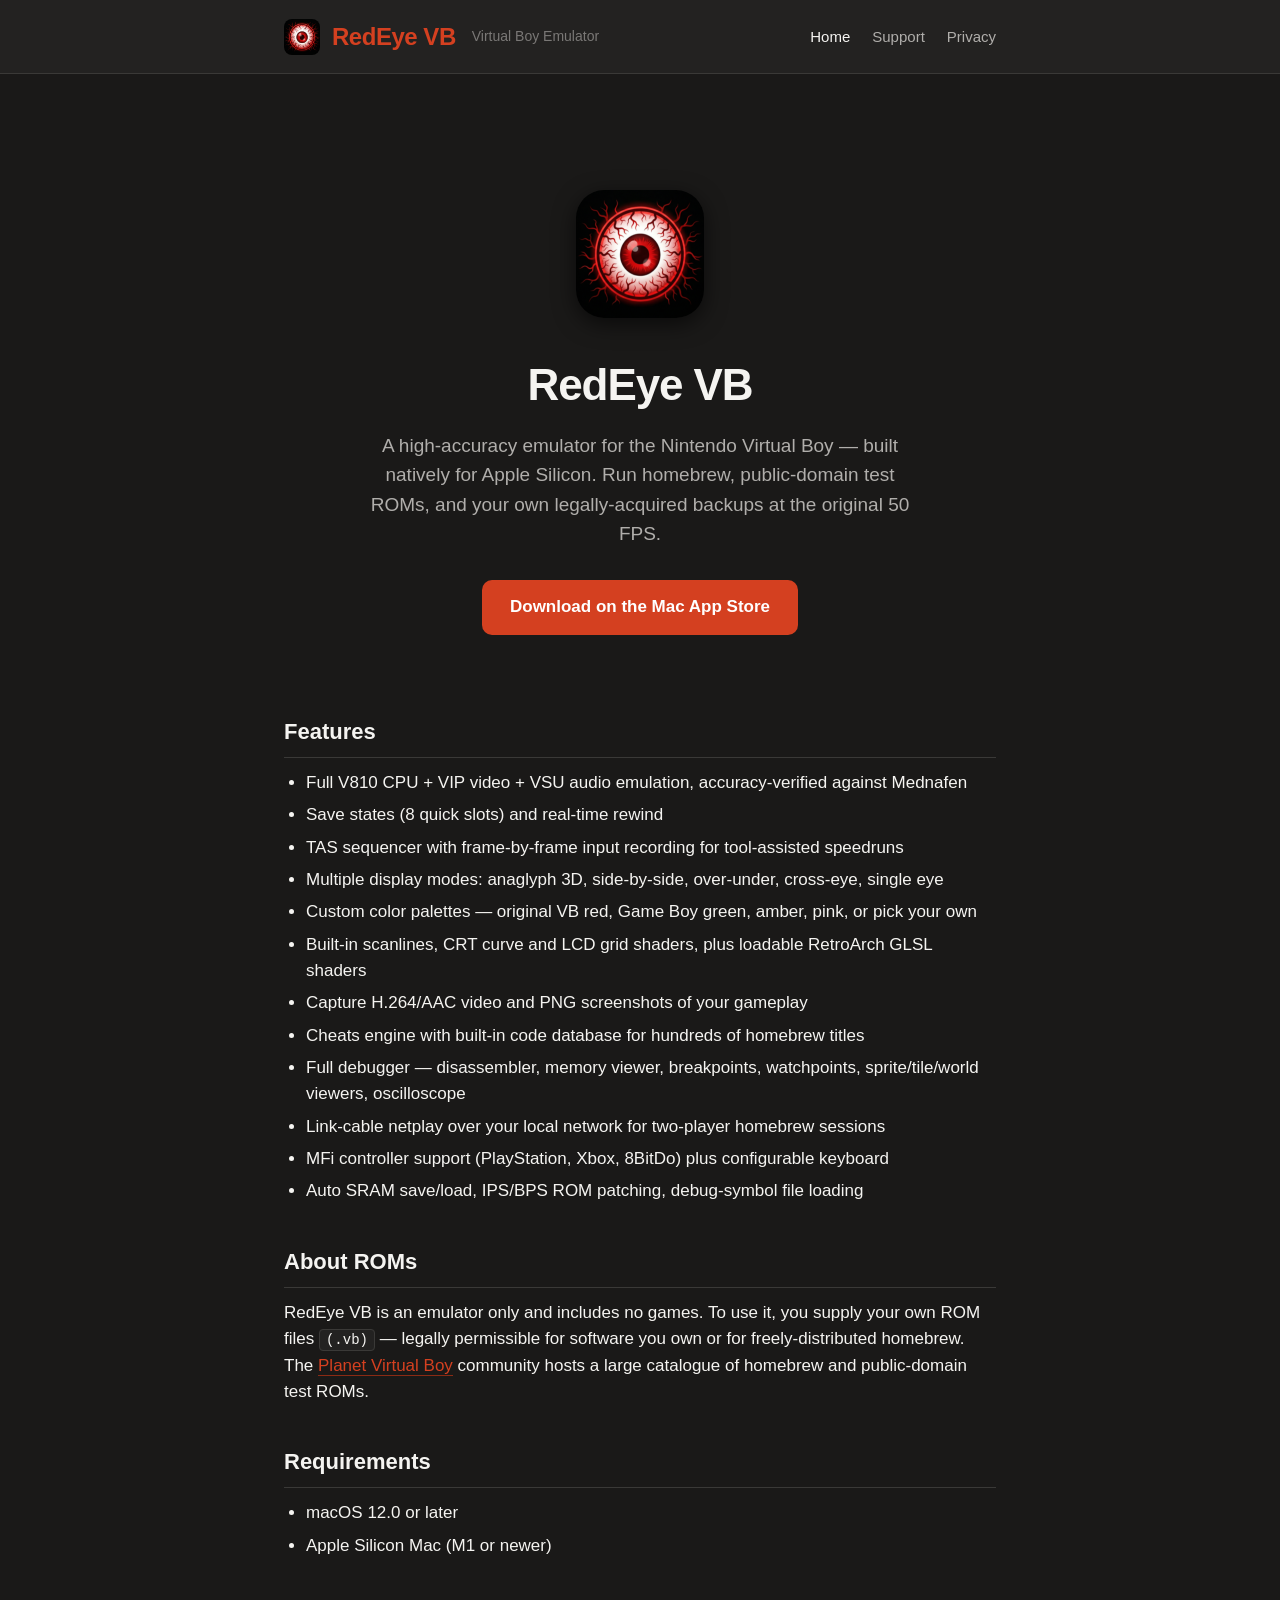
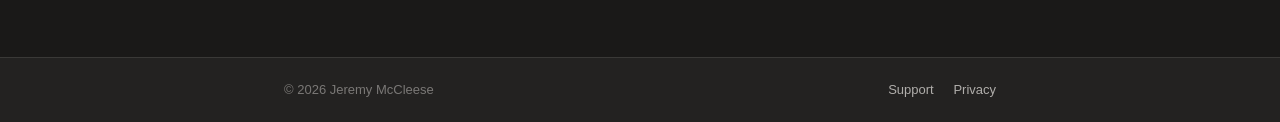
<file: index.html>
<!DOCTYPE html>
<html lang="en">
<head>
<meta charset="UTF-8">
<meta name="viewport" content="width=device-width, initial-scale=1">
<title>RedEye VB — Virtual Boy Emulator for Mac</title>
<meta name="description" content="High-accuracy Virtual Boy emulator for Apple Silicon Macs. Native 50 FPS playback, save states, rewind, video recording, link-cable netplay, and a full debugger for homebrew authors.">
<link rel="icon" type="image/png" href="icon-128.png">
<link rel="stylesheet" href="style.css">
</head>
<body>

<header>
    <div class="wrap">
        <a class="logo" href="./"><img src="icon-128.png" alt="">RedEye VB</a>
        <span class="tag">Virtual Boy Emulator</span>
        <nav>
            <a href="./" class="active">Home</a>
            <a href="support.html">Support</a>
            <a href="privacy-policy.html">Privacy</a>
        </nav>
    </div>
</header>

<main>
    <div class="wrap">
        <div class="hero">
            <img class="icon" src="icon-1024.png" alt="RedEye VB">
            <h1>RedEye VB</h1>
            <p>A high-accuracy emulator for the Nintendo Virtual Boy &mdash; built natively for Apple Silicon. Run homebrew, public-domain test ROMs, and your own legally-acquired backups at the original 50 FPS.</p>
            <a class="cta" href="https://apps.apple.com/app/id6762365133">Download on the Mac App Store</a>
        </div>

        <h2>Features</h2>
        <ul>
            <li>Full V810 CPU + VIP video + VSU audio emulation, accuracy-verified against Mednafen</li>
            <li>Save states (8 quick slots) and real-time rewind</li>
            <li>TAS sequencer with frame-by-frame input recording for tool-assisted speedruns</li>
            <li>Multiple display modes: anaglyph 3D, side-by-side, over-under, cross-eye, single eye</li>
            <li>Custom color palettes &mdash; original VB red, Game Boy green, amber, pink, or pick your own</li>
            <li>Built-in scanlines, CRT curve and LCD grid shaders, plus loadable RetroArch GLSL shaders</li>
            <li>Capture H.264/AAC video and PNG screenshots of your gameplay</li>
            <li>Cheats engine with built-in code database for hundreds of homebrew titles</li>
            <li>Full debugger &mdash; disassembler, memory viewer, breakpoints, watchpoints, sprite/tile/world viewers, oscilloscope</li>
            <li>Link-cable netplay over your local network for two-player homebrew sessions</li>
            <li>MFi controller support (PlayStation, Xbox, 8BitDo) plus configurable keyboard</li>
            <li>Auto SRAM save/load, IPS/BPS ROM patching, debug-symbol file loading</li>
        </ul>

        <h2>About ROMs</h2>
        <p>RedEye VB is an emulator only and includes no games. To use it, you supply your own ROM files <code>(.vb)</code> &mdash; legally permissible for software you own or for freely-distributed homebrew. The <a href="https://www.virtual-boy.com/homebrew/">Planet Virtual Boy</a> community hosts a large catalogue of homebrew and public-domain test ROMs.</p>

        <h2>Requirements</h2>
        <ul>
            <li>macOS 12.0 or later</li>
            <li>Apple Silicon Mac (M1 or newer)</li>
        </ul>
    </div>
</main>

<footer>
    <div class="wrap">
        <span>&copy; 2026 Jeremy McCleese</span>
        <span>
            <a href="support.html">Support</a>
            <a href="privacy-policy.html">Privacy</a>
        </span>
    </div>
</footer>

</body>
</html>
</file>
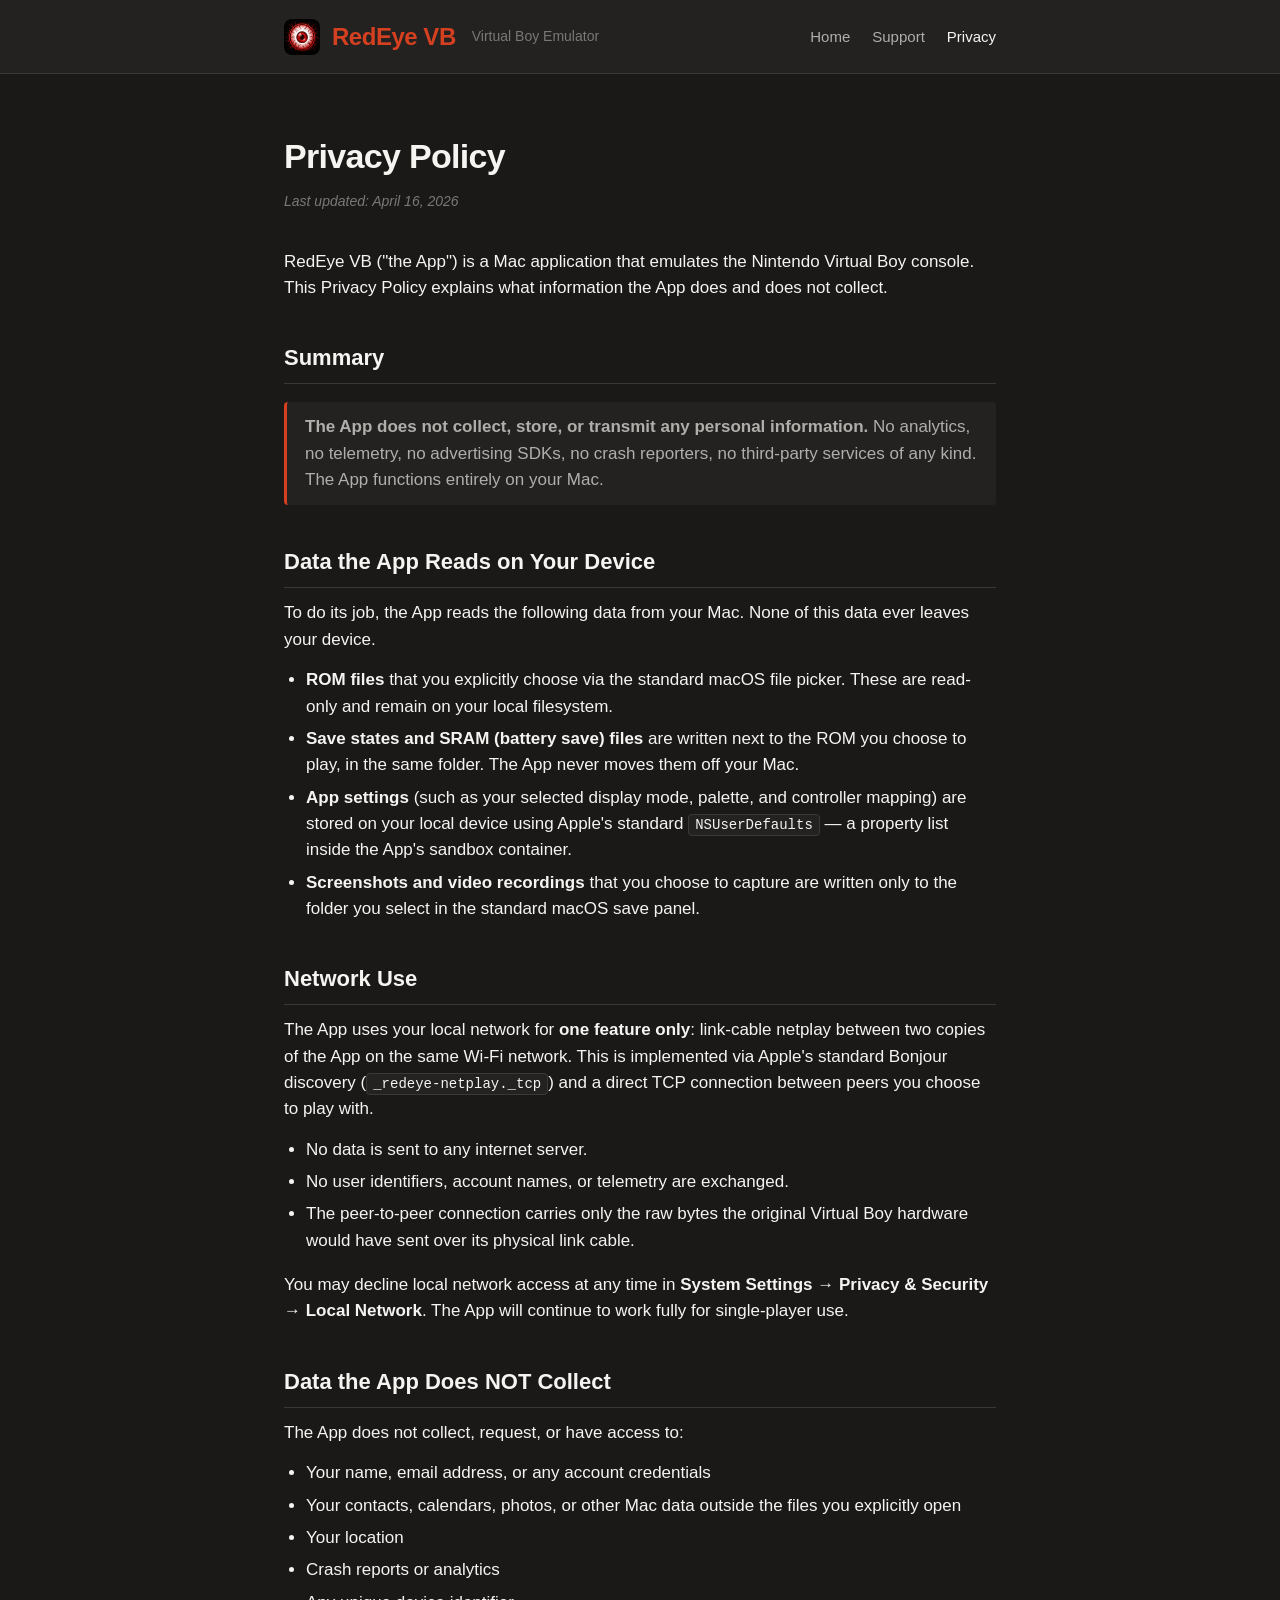
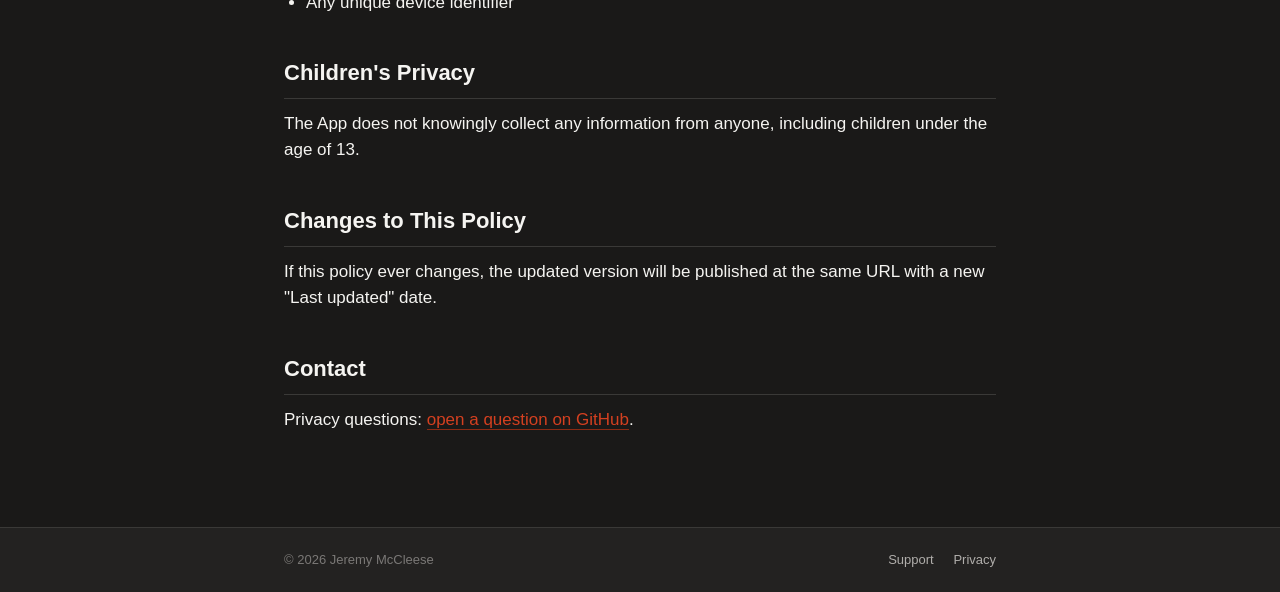
<file: privacy-policy.html>
<!DOCTYPE html>
<html lang="en">
<head>
<meta charset="UTF-8">
<meta name="viewport" content="width=device-width, initial-scale=1">
<title>Privacy Policy &mdash; RedEye VB</title>
<meta name="description" content="RedEye VB collects nothing. This page explains exactly what data the app does and does not access.">
<link rel="icon" type="image/png" href="icon-128.png">
<link rel="stylesheet" href="style.css">
</head>
<body>

<header>
    <div class="wrap">
        <a class="logo" href="./"><img src="icon-128.png" alt="">RedEye VB</a>
        <span class="tag">Virtual Boy Emulator</span>
        <nav>
            <a href="./">Home</a>
            <a href="support.html">Support</a>
            <a href="privacy-policy.html" class="active">Privacy</a>
        </nav>
    </div>
</header>

<main>
    <div class="wrap">
        <h1>Privacy Policy</h1>
        <p class="meta">Last updated: April 16, 2026</p>

        <p>RedEye VB ("the App") is a Mac application that emulates the Nintendo Virtual Boy console. This Privacy Policy explains what information the App does and does not collect.</p>

        <h2>Summary</h2>
        <blockquote><strong>The App does not collect, store, or transmit any personal information.</strong> No analytics, no telemetry, no advertising SDKs, no crash reporters, no third-party services of any kind. The App functions entirely on your Mac.</blockquote>

        <h2>Data the App Reads on Your Device</h2>
        <p>To do its job, the App reads the following data from your Mac. None of this data ever leaves your device.</p>
        <ul>
            <li><strong>ROM files</strong> that you explicitly choose via the standard macOS file picker. These are read-only and remain on your local filesystem.</li>
            <li><strong>Save states and SRAM (battery save) files</strong> are written next to the ROM you choose to play, in the same folder. The App never moves them off your Mac.</li>
            <li><strong>App settings</strong> (such as your selected display mode, palette, and controller mapping) are stored on your local device using Apple's standard <code>NSUserDefaults</code> &mdash; a property list inside the App's sandbox container.</li>
            <li><strong>Screenshots and video recordings</strong> that you choose to capture are written only to the folder you select in the standard macOS save panel.</li>
        </ul>

        <h2>Network Use</h2>
        <p>The App uses your local network for <strong>one feature only</strong>: link-cable netplay between two copies of the App on the same Wi-Fi network. This is implemented via Apple's standard Bonjour discovery (<code>_redeye-netplay._tcp</code>) and a direct TCP connection between peers you choose to play with.</p>
        <ul>
            <li>No data is sent to any internet server.</li>
            <li>No user identifiers, account names, or telemetry are exchanged.</li>
            <li>The peer-to-peer connection carries only the raw bytes the original Virtual Boy hardware would have sent over its physical link cable.</li>
        </ul>
        <p>You may decline local network access at any time in <strong>System Settings &rarr; Privacy &amp; Security &rarr; Local Network</strong>. The App will continue to work fully for single-player use.</p>

        <h2>Data the App Does NOT Collect</h2>
        <p>The App does not collect, request, or have access to:</p>
        <ul>
            <li>Your name, email address, or any account credentials</li>
            <li>Your contacts, calendars, photos, or other Mac data outside the files you explicitly open</li>
            <li>Your location</li>
            <li>Crash reports or analytics</li>
            <li>Any unique device identifier</li>
        </ul>

        <h2>Children's Privacy</h2>
        <p>The App does not knowingly collect any information from anyone, including children under the age of 13.</p>

        <h2>Changes to This Policy</h2>
        <p>If this policy ever changes, the updated version will be published at the same URL with a new "Last updated" date.</p>

        <h2>Contact</h2>
        <p>Privacy questions: <a href="https://github.com/RemmyLee/redeye-vb-support/issues/new?template=question.yml&amp;title=%5BPrivacy%5D+">open a question on GitHub</a>.</p>
    </div>
</main>

<footer>
    <div class="wrap">
        <span>&copy; 2026 Jeremy McCleese</span>
        <span>
            <a href="support.html">Support</a>
            <a href="privacy-policy.html">Privacy</a>
        </span>
    </div>
</footer>

</body>
</html>
</file>
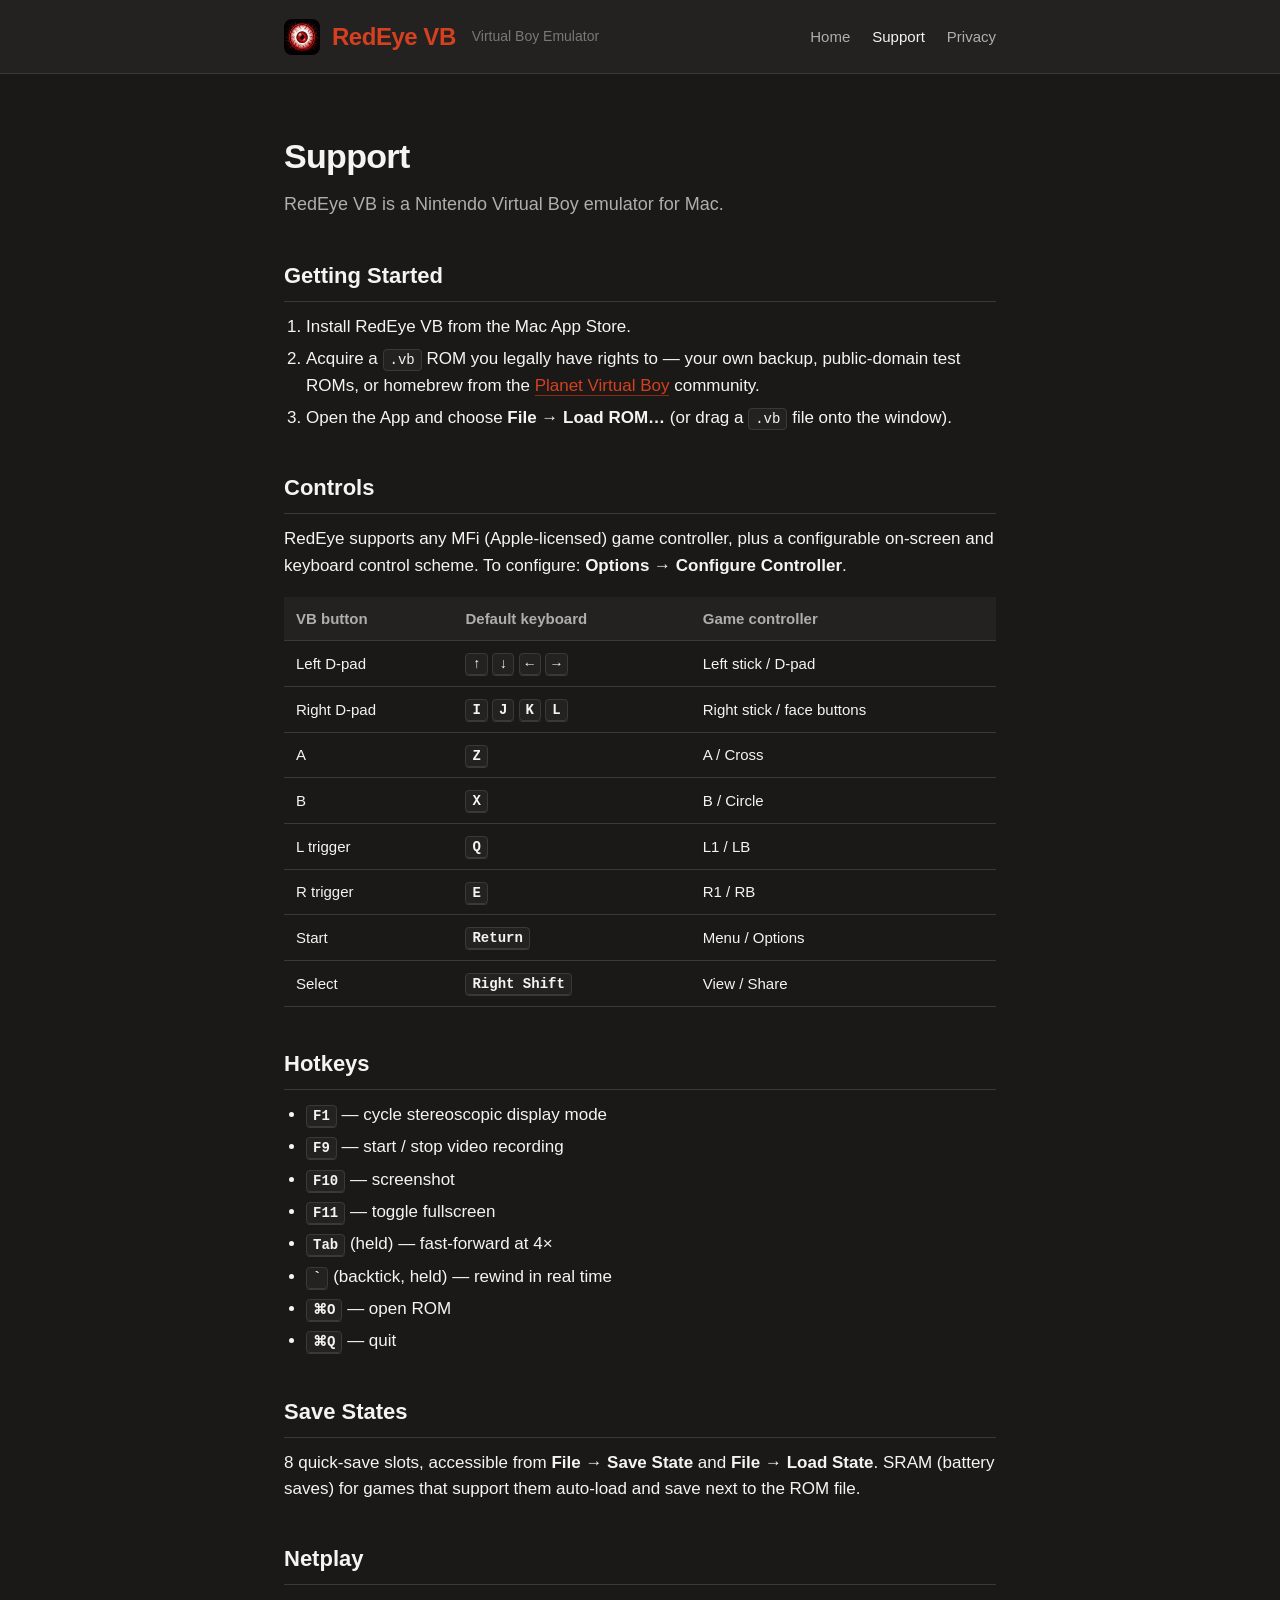
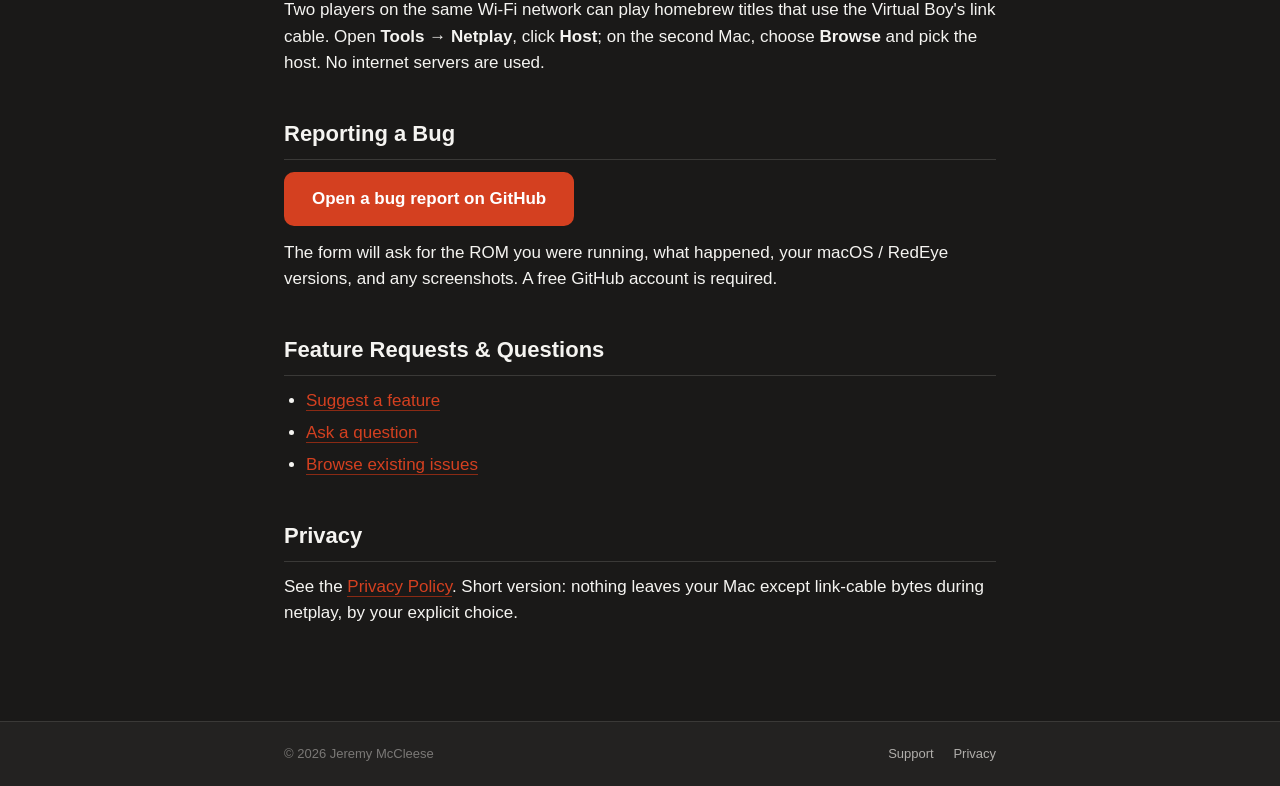
<file: support.html>
<!DOCTYPE html>
<html lang="en">
<head>
<meta charset="UTF-8">
<meta name="viewport" content="width=device-width, initial-scale=1">
<title>Support &mdash; RedEye VB</title>
<meta name="description" content="Documentation, controls, and contact for RedEye VB &mdash; the Virtual Boy emulator for Mac.">
<link rel="icon" type="image/png" href="icon-128.png">
<link rel="stylesheet" href="style.css">
</head>
<body>

<header>
    <div class="wrap">
        <a class="logo" href="./"><img src="icon-128.png" alt="">RedEye VB</a>
        <span class="tag">Virtual Boy Emulator</span>
        <nav>
            <a href="./">Home</a>
            <a href="support.html" class="active">Support</a>
            <a href="privacy-policy.html">Privacy</a>
        </nav>
    </div>
</header>

<main>
    <div class="wrap">
        <h1>Support</h1>
        <p class="subtitle">RedEye VB is a Nintendo Virtual Boy emulator for Mac.</p>

        <h2>Getting Started</h2>
        <ol>
            <li>Install RedEye VB from the Mac App Store.</li>
            <li>Acquire a <code>.vb</code> ROM you legally have rights to &mdash; your own backup, public-domain test ROMs, or homebrew from the <a href="https://www.virtual-boy.com/homebrew/">Planet Virtual Boy</a> community.</li>
            <li>Open the App and choose <strong>File &rarr; Load ROM&hellip;</strong> (or drag a <code>.vb</code> file onto the window).</li>
        </ol>

        <h2>Controls</h2>
        <p>RedEye supports any MFi (Apple-licensed) game controller, plus a configurable on-screen and keyboard control scheme. To configure: <strong>Options &rarr; Configure Controller</strong>.</p>
        <table>
            <thead>
                <tr><th>VB button</th><th>Default keyboard</th><th>Game controller</th></tr>
            </thead>
            <tbody>
                <tr><td>Left D-pad</td><td><kbd>&uarr;</kbd> <kbd>&darr;</kbd> <kbd>&larr;</kbd> <kbd>&rarr;</kbd></td><td>Left stick / D-pad</td></tr>
                <tr><td>Right D-pad</td><td><kbd>I</kbd> <kbd>J</kbd> <kbd>K</kbd> <kbd>L</kbd></td><td>Right stick / face buttons</td></tr>
                <tr><td>A</td><td><kbd>Z</kbd></td><td>A / Cross</td></tr>
                <tr><td>B</td><td><kbd>X</kbd></td><td>B / Circle</td></tr>
                <tr><td>L trigger</td><td><kbd>Q</kbd></td><td>L1 / LB</td></tr>
                <tr><td>R trigger</td><td><kbd>E</kbd></td><td>R1 / RB</td></tr>
                <tr><td>Start</td><td><kbd>Return</kbd></td><td>Menu / Options</td></tr>
                <tr><td>Select</td><td><kbd>Right Shift</kbd></td><td>View / Share</td></tr>
            </tbody>
        </table>

        <h2>Hotkeys</h2>
        <ul>
            <li><kbd>F1</kbd> &mdash; cycle stereoscopic display mode</li>
            <li><kbd>F9</kbd> &mdash; start / stop video recording</li>
            <li><kbd>F10</kbd> &mdash; screenshot</li>
            <li><kbd>F11</kbd> &mdash; toggle fullscreen</li>
            <li><kbd>Tab</kbd> (held) &mdash; fast-forward at 4&times;</li>
            <li><kbd>`</kbd> (backtick, held) &mdash; rewind in real time</li>
            <li><kbd>&#8984;O</kbd> &mdash; open ROM</li>
            <li><kbd>&#8984;Q</kbd> &mdash; quit</li>
        </ul>

        <h2>Save States</h2>
        <p>8 quick-save slots, accessible from <strong>File &rarr; Save State</strong> and <strong>File &rarr; Load State</strong>. SRAM (battery saves) for games that support them auto-load and save next to the ROM file.</p>

        <h2>Netplay</h2>
        <p>Two players on the same Wi-Fi network can play homebrew titles that use the Virtual Boy's link cable. Open <strong>Tools &rarr; Netplay</strong>, click <strong>Host</strong>; on the second Mac, choose <strong>Browse</strong> and pick the host. No internet servers are used.</p>

        <h2>Reporting a Bug</h2>
        <p><a class="cta" href="https://github.com/RemmyLee/redeye-vb-support/issues/new?template=bug_report.yml">Open a bug report on GitHub</a></p>
        <p>The form will ask for the ROM you were running, what happened, your macOS / RedEye versions, and any screenshots. A free GitHub account is required.</p>

        <h2>Feature Requests &amp; Questions</h2>
        <ul>
            <li><a href="https://github.com/RemmyLee/redeye-vb-support/issues/new?template=feature_request.yml">Suggest a feature</a></li>
            <li><a href="https://github.com/RemmyLee/redeye-vb-support/issues/new?template=question.yml">Ask a question</a></li>
            <li><a href="https://github.com/RemmyLee/redeye-vb-support/issues">Browse existing issues</a></li>
        </ul>

        <h2>Privacy</h2>
        <p>See the <a href="privacy-policy.html">Privacy Policy</a>. Short version: nothing leaves your Mac except link-cable bytes during netplay, by your explicit choice.</p>
    </div>
</main>

<footer>
    <div class="wrap">
        <span>&copy; 2026 Jeremy McCleese</span>
        <span>
            <a href="support.html">Support</a>
            <a href="privacy-policy.html">Privacy</a>
        </span>
    </div>
</footer>

</body>
</html>
</file>
<file: style.css>
:root {
    --bg-deep: #1a1918;
    --surface: #232221;
    --surface-2: #2c2b29;
    --text-primary: #f5f4f1;
    --text-secondary: #b0aeab;
    --text-muted: #7a7876;
    --accent: #d44020;
    --accent-dim: #8a2a14;
    --border: #3a3937;
}

* { box-sizing: border-box; }

html {
    background: var(--bg-deep);
    color: var(--text-primary);
    font-family: -apple-system, BlinkMacSystemFont, "SF Pro Text", "Helvetica Neue", Helvetica, Arial, sans-serif;
    font-size: 17px;
    line-height: 1.55;
    -webkit-font-smoothing: antialiased;
}

body {
    margin: 0;
    min-height: 100vh;
    display: flex;
    flex-direction: column;
}

header {
    background: var(--surface);
    border-bottom: 1px solid var(--border);
    padding: 18px 0;
}

header .wrap {
    display: flex;
    align-items: center;
    gap: 16px;
}

header .logo {
    font-size: 24px;
    font-weight: 800;
    letter-spacing: -0.02em;
    color: var(--accent);
    text-decoration: none;
    display: flex;
    align-items: center;
    gap: 12px;
}

header .logo img {
    width: 36px;
    height: 36px;
    border-radius: 8px;
    display: block;
}

header .tag {
    color: var(--text-muted);
    font-size: 14px;
}

header nav {
    margin-left: auto;
    display: flex;
    gap: 22px;
}

header nav a {
    color: var(--text-secondary);
    text-decoration: none;
    font-size: 15px;
    transition: color 0.15s;
}

header nav a:hover { color: var(--accent); }
header nav a.active { color: var(--text-primary); }

.wrap {
    max-width: 760px;
    margin: 0 auto;
    padding: 0 24px;
}

main {
    flex: 1;
    padding: 56px 0 80px;
}

main h1 {
    font-size: 34px;
    font-weight: 800;
    letter-spacing: -0.02em;
    margin: 0 0 8px;
}

main .subtitle {
    color: var(--text-secondary);
    margin: 0 0 36px;
    font-size: 18px;
}

main h2 {
    font-size: 22px;
    font-weight: 700;
    margin: 40px 0 12px;
    padding-bottom: 8px;
    border-bottom: 1px solid var(--border);
}

main h3 {
    font-size: 17px;
    font-weight: 700;
    margin: 24px 0 8px;
    color: var(--text-primary);
}

main p { margin: 0 0 14px; }

main ul, main ol { padding-left: 22px; margin: 0 0 18px; }
main li { margin-bottom: 6px; }

main a {
    color: var(--accent);
    text-decoration: none;
    border-bottom: 1px solid var(--accent-dim);
}
main a:hover { border-bottom-color: var(--accent); }

main code, main kbd {
    font-family: "SF Mono", Menlo, Monaco, "Liberation Mono", monospace;
    font-size: 14px;
    background: var(--surface);
    color: var(--text-primary);
    padding: 2px 6px;
    border-radius: 4px;
    border: 1px solid var(--border);
}

main kbd {
    box-shadow: 0 1px 0 var(--border);
    font-weight: 600;
}

main table {
    border-collapse: collapse;
    width: 100%;
    margin: 18px 0 22px;
    font-size: 15px;
}

main thead th {
    text-align: left;
    background: var(--surface);
    color: var(--text-secondary);
    font-weight: 600;
    padding: 10px 12px;
    border-bottom: 1px solid var(--border);
}

main tbody td {
    padding: 10px 12px;
    border-bottom: 1px solid var(--border);
}

main tbody tr:hover { background: var(--surface); }

main blockquote {
    margin: 18px 0;
    padding: 12px 18px;
    background: var(--surface);
    border-left: 3px solid var(--accent);
    color: var(--text-secondary);
    border-radius: 4px;
}

main .meta {
    color: var(--text-muted);
    font-size: 14px;
    margin-bottom: 36px;
    font-style: italic;
}

footer {
    background: var(--surface);
    border-top: 1px solid var(--border);
    color: var(--text-muted);
    font-size: 13px;
    padding: 22px 0;
}

footer .wrap {
    display: flex;
    justify-content: space-between;
    align-items: center;
    flex-wrap: wrap;
    gap: 12px;
}

footer a {
    color: var(--text-secondary);
    text-decoration: none;
    margin-left: 16px;
}

footer a:hover { color: var(--accent); }

.hero {
    text-align: center;
    padding: 60px 0 40px;
}

.hero .icon {
    width: 128px;
    height: 128px;
    border-radius: 28px;
    box-shadow: 0 6px 22px rgba(0,0,0,0.6);
    margin-bottom: 24px;
}

.hero h1 {
    font-size: 44px;
    font-weight: 800;
    margin: 0 0 12px;
    letter-spacing: -0.025em;
}

.hero p {
    color: var(--text-secondary);
    font-size: 19px;
    margin: 0 auto 32px;
    max-width: 540px;
}

.cta {
    display: inline-block;
    background: var(--accent);
    color: white;
    padding: 14px 28px;
    border-radius: 10px;
    font-weight: 600;
    text-decoration: none;
    border: none;
    transition: background 0.15s;
}

.cta:hover { background: #b83518; }

@media (max-width: 600px) {
    header nav { display: none; }
    main h1 { font-size: 28px; }
    .hero h1 { font-size: 34px; }
    .wrap { padding: 0 18px; }
}
</file>
